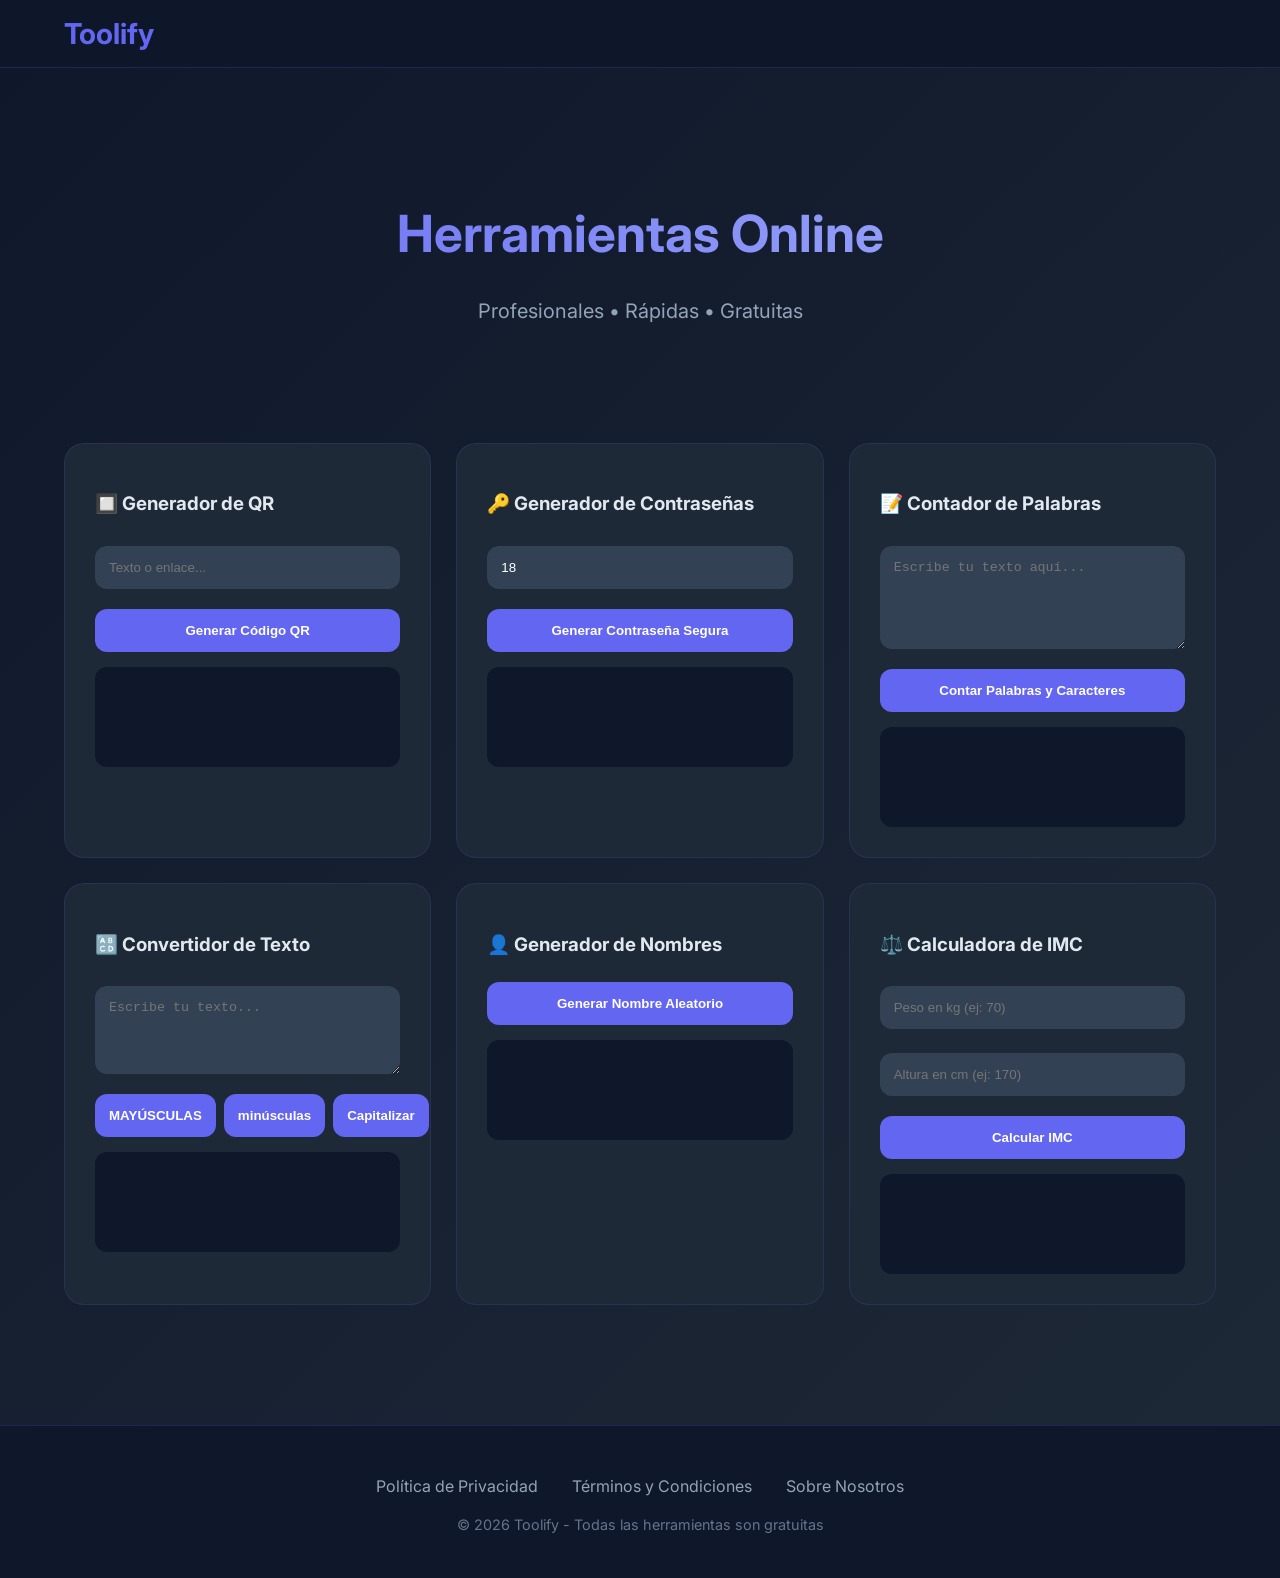
<file: templates/index.html>
<head>
  <meta charset="UTF-8">
  <meta name="viewport" content="width=device-width, initial-scale=1.0">
  <title>Toolify - Herramientas Online Gratis</title>
  
  <!-- === CÓDIGO DE ADSENSE (VERIFICACIÓN) === -->
  <script async src="https://pagead2.googlesyndication.com/pagead/js/adsbygoogle.js?client=ca-pub-4128166952276631" crossorigin="anonymous"></script>
  <!-- ========================================== -->


<!DOCTYPE html>
<html lang="es">
<head>
  <meta charset="UTF-8">
  <meta name="viewport" content="width=device-width, initial-scale=1.0">
  <title>Toolify - Herramientas Online Gratis</title>
  <link rel="stylesheet" href="https://cdnjs.cloudflare.com/ajax/libs/font-awesome/6.6.0/css/all.min.css">
  <style>
    @import url('https://fonts.googleapis.com/css2?family=Inter:wght@400;500;600;700&display=swap');
    
    body {
      font-family: 'Inter', sans-serif;
      background: linear-gradient(135deg, #0f172a, #1e2937);
      color: #e2e8f0;
      margin: 0;
      padding: 0;
      min-height: 100vh;
    }

    .navbar {
      background: rgba(15, 23, 42, 0.98);
      backdrop-filter: blur(12px);
      position: sticky;
      top: 0;
      z-index: 100;
      padding: 1rem 5%;
      display: flex;
      justify-content: space-between;
      align-items: center;
      border-bottom: 1px solid rgba(99, 102, 241, 0.2);
    }

    .logo { 
      color: #6366f1; 
      font-size: 1.8rem; 
      font-weight: 700; 
    }

    .hero {
      text-align: center;
      padding: 100px 20px 60px;
    }

    .hero h1 {
      font-size: 3.2rem;
      font-weight: 700;
      background: linear-gradient(90deg, #6366f1, #a5b4fc);
      -webkit-background-clip: text;
      -webkit-text-fill-color: transparent;
    }

    .tools-grid {
      display: grid;
      grid-template-columns: repeat(auto-fit, minmax(360px, 1fr));
      gap: 25px;
      padding: 40px 5%;
      max-width: 1400px;
      margin: 0 auto;
    }

    .tool-card {
      background: #1e2937;
      border-radius: 20px;
      padding: 30px;
      transition: all 0.4s ease;
      border: 1px solid rgba(99, 102, 241, 0.15);
    }

    .tool-card:hover {
      transform: translateY(-10px);
      box-shadow: 0 20px 40px rgba(0,0,0,0.3);
    }

    .input-field {
      width: 100%;
      padding: 14px;
      background: #334155;
      border: none;
      border-radius: 12px;
      color: white;
      margin: 12px 0;
    }

    button {
      width: 100%;
      padding: 14px;
      background: #6366f1;
      color: white;
      border: none;
      border-radius: 12px;
      font-weight: 600;
      cursor: pointer;
      margin-top: 8px;
    }

    .copy-btn {
      background: #475569;
      margin-top: 8px;
    }

    .result {
      margin-top: 15px;
      padding: 15px;
      background: #0f172a;
      border-radius: 12px;
      min-height: 70px;
    }

    footer {
      background: #0f172a;
      padding: 50px 5% 30px;
      margin-top: 80px;
      text-align: center;
      border-top: 1px solid rgba(99, 102, 241, 0.2);
    }

    .footer-links a {
      color: #94a3b8;
      margin: 0 15px;
      text-decoration: none;
    }

    .footer-links a:hover {
      color: #6366f1;
    }

    .toast {
      position: fixed;
      bottom: 30px;
      left: 50%;
      transform: translateX(-50%);
      background: #22c55e;
      color: white;
      padding: 14px 28px;
      border-radius: 9999px;
      box-shadow: 0 10px 15px rgba(0,0,0,0.4);
      display: none;
      z-index: 2000;
    }
  </style>
</head>
<body>
  <nav class="navbar">
    <div class="logo">Toolify</div>
  </nav>

  <div class="hero">
    <h1>Herramientas Online</h1>
    <p style="font-size:1.25rem; color:#94a3b8;">Profesionales • Rápidas • Gratuitas</p>
  </div>

  <div class="tools-grid">
    <!-- 1. QR -->
    <div class="tool-card">
      <h3>🔲 Generador de QR</h3>
      <input type="text" id="qr-input" class="input-field" placeholder="Texto o enlace...">
      <button onclick="generateQR()">Generar Código QR</button>
      <div id="qr-result" class="result"></div>
    </div>

    <!-- 2. Password -->
    <div class="tool-card">
      <h3>🔑 Generador de Contraseñas</h3>
      <input type="number" id="pass-length" class="input-field" value="18" min="8" max="64">
      <button onclick="generatePassword()">Generar Contraseña Segura</button>
      <div id="password-result" class="result"></div>
    </div>

    <!-- 3. Contador de Palabras -->
    <div class="tool-card">
      <h3>📝 Contador de Palabras</h3>
      <textarea id="word-count-input" class="input-field" rows="5" placeholder="Escribe tu texto aquí..."></textarea>
      <button onclick="countWords()">Contar Palabras y Caracteres</button>
      <div id="word-count-result" class="result"></div>
    </div>

    <!-- 4. Convertidor de Texto -->
    <div class="tool-card">
      <h3>🔠 Convertidor de Texto</h3>
      <textarea id="text-convert-input" class="input-field" rows="4" placeholder="Escribe tu texto..."></textarea>
      <div style="display:flex; gap:8px;">
        <button onclick="convertText('upper')">MAYÚSCULAS</button>
        <button onclick="convertText('lower')">minúsculas</button>
        <button onclick="convertText('capitalize')">Capitalizar</button>
      </div>
      <div id="text-convert-result" class="result"></div>
    </div>

    <!-- 5. Generador de Nombres -->
    <div class="tool-card">
      <h3>👤 Generador de Nombres</h3>
      <button onclick="generateName()">Generar Nombre Aleatorio</button>
      <div id="name-result" class="result"></div>
    </div>

    <!-- 6. Calculadora IMC -->
    <div class="tool-card">
      <h3>⚖️ Calculadora de IMC</h3>
      <input type="number" id="weight" class="input-field" placeholder="Peso en kg (ej: 70)">
      <input type="number" id="height" class="input-field" placeholder="Altura en cm (ej: 170)">
      <button onclick="calculateIMC()">Calcular IMC</button>
      <div id="imc-result" class="result"></div>
    </div>
  </div>

  <!-- FOOTER -->
  <footer>
    <div class="footer-links">
      <a href="/privacy">Política de Privacidad</a>
      <a href="/terms">Términos y Condiciones</a>
      <a href="/about">Sobre Nosotros</a>
    </div>
    <p style="color: #64748b; font-size: 0.9rem; margin-top: 20px;">
      © 2026 Toolify - Todas las herramientas son gratuitas
    </p>
  </footer>

  <div class="toast" id="toast">✅ Copiado al portapapeles</div>

  <script>
    function copyToClipboard(text) {
      navigator.clipboard.writeText(text).then(() => {
        const toast = document.getElementById('toast');
        toast.style.display = 'block';
        setTimeout(() => toast.style.display = 'none', 2500);
      });
    }

    async function generateQR() {
      const text = document.getElementById('qr-input').value.trim();
      if (!text) return alert("Ingresa texto o enlace");
      
      const res = await fetch('/api/qr', {
        method: 'POST',
        headers: {'Content-Type': 'application/json'},
        body: JSON.stringify({text})
      });
      const data = await res.json();
      document.getElementById('qr-result').innerHTML = 
        `<img src="${data.image}" style="max-width:240px; border-radius:12px;"><br>
         <button class="copy-btn" onclick="copyToClipboard('${text}')">📋 Copiar Enlace</button>`;
    }

    async function generatePassword() {
      const length = document.getElementById('pass-length').value;
      const res = await fetch('/api/password', {
        method: 'POST',
        headers: {'Content-Type': 'application/json'},
        body: JSON.stringify({length: parseInt(length)})
      });
      const data = await res.json();
      document.getElementById('password-result').innerHTML = 
        `<strong style="font-size:1.3rem;">${data.password}</strong><br>
         <button class="copy-btn" onclick="copyToClipboard('${data.password}')">📋 Copiar</button>`;
    }

    function countWords() {
      const text = document.getElementById('word-count-input').value.trim();
      const words = text.split(/\s+/).filter(w => w.length > 0).length;
      const chars = text.length;
      document.getElementById('word-count-result').innerHTML = 
        `<strong>${words} palabras</strong> | ${chars} caracteres`;
    }

    function convertText(type) {
      const text = document.getElementById('text-convert-input').value;
      let result = '';
      if (type === 'upper') result = text.toUpperCase();
      else if (type === 'lower') result = text.toLowerCase();
      else if (type === 'capitalize') result = text.charAt(0).toUpperCase() + text.slice(1).toLowerCase();
      
      document.getElementById('text-convert-result').innerHTML = 
        `<strong>${result}</strong><br><button class="copy-btn" onclick="copyToClipboard('${result}')">📋 Copiar</button>`;
    }

    function generateName() {
      const names = ["Lucas", "Sofía", "Mateo", "Valentina", "Diego", "Camila", "Alejandro", "Isabella", "Martín", "Emma"];
      const surnames = ["García", "Rodríguez", "López", "Martínez", "González", "Pérez", "Sánchez", "Ramírez"];
      const fullName = names[Math.floor(Math.random()*names.length)] + " " + surnames[Math.floor(Math.random()*surnames.length)];
      document.getElementById('name-result').innerHTML = `<strong>${fullName}</strong>`;
    }

    function calculateIMC() {
      const weight = parseFloat(document.getElementById('weight').value);
      const height = parseFloat(document.getElementById('height').value) / 100;
      if (!weight || !height) return alert("Ingresa peso y altura");
      
      const imc = (weight / (height * height)).toFixed(2);
      let status = imc < 18.5 ? "Bajo peso" : imc < 25 ? "Normal" : imc < 30 ? "Sobrepeso" : "Obesidad";
      
      document.getElementById('imc-result').innerHTML = `<strong>IMC: ${imc}</strong><br><span>${status}</span>`;
    }
  </script>
</body>
</html>
</file>
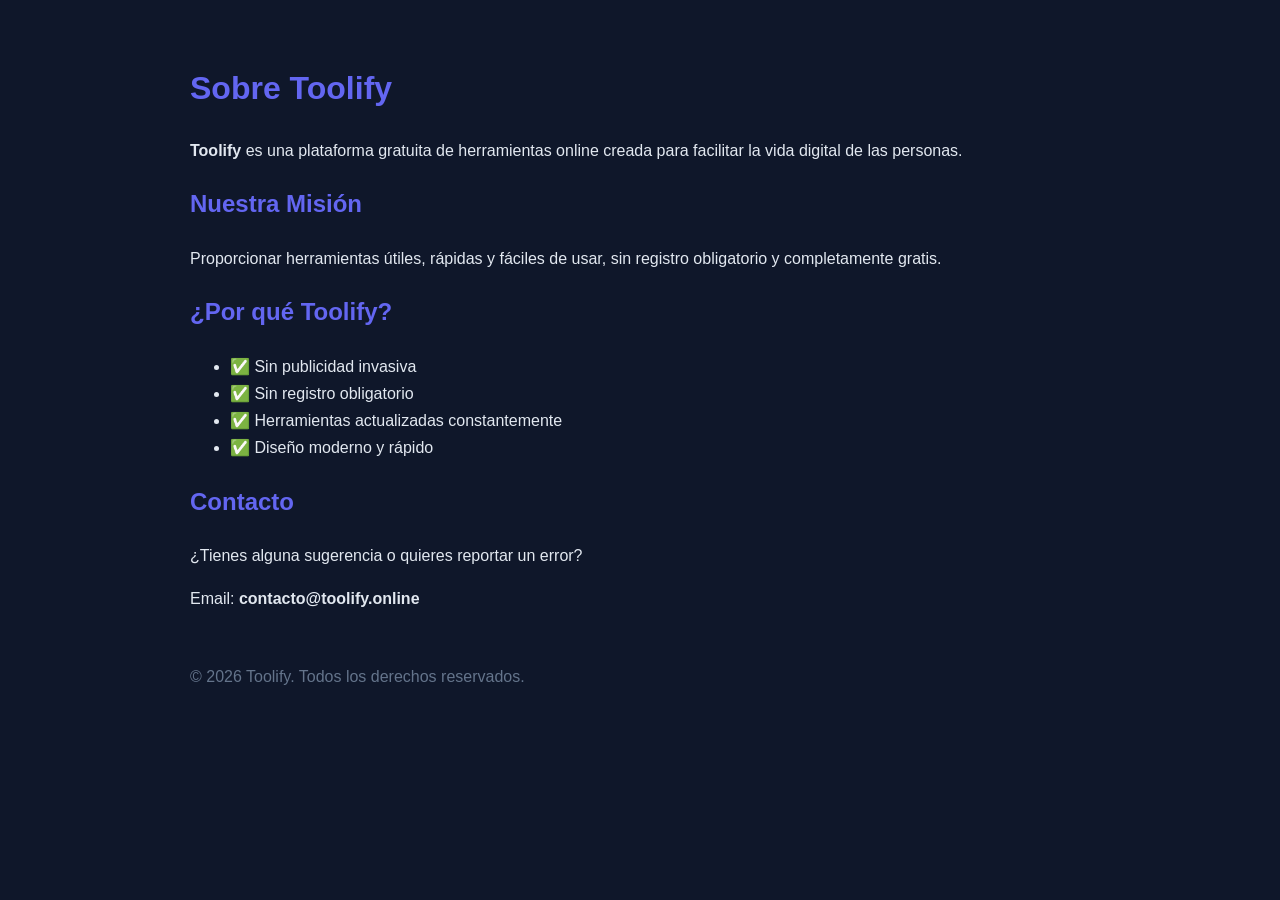
<file: templates/about.html>
<!DOCTYPE html>
<html lang="es">
<head>
  <meta charset="UTF-8">
  <meta name="viewport" content="width=device-width, initial-scale=1.0">
  <title>Sobre Nosotros - Toolify</title>
  <style>
    body { font-family: 'Inter', sans-serif; background: #0f172a; color: #e2e8f0; padding: 40px; max-width: 900px; margin: 0 auto; line-height: 1.7; }
    h1, h2 { color: #6366f1; }
  </style>
</head>
<body>
  <h1>Sobre Toolify</h1>
  
  <p><strong>Toolify</strong> es una plataforma gratuita de herramientas online creada para facilitar la vida digital de las personas.</p>

  <h2>Nuestra Misión</h2>
  <p>Proporcionar herramientas útiles, rápidas y fáciles de usar, sin registro obligatorio y completamente gratis.</p>

  <h2>¿Por qué Toolify?</h2>
  <ul>
    <li>✅ Sin publicidad invasiva</li>
    <li>✅ Sin registro obligatorio</li>
    <li>✅ Herramientas actualizadas constantemente</li>
    <li>✅ Diseño moderno y rápido</li>
  </ul>

  <h2>Contacto</h2>
  <p>¿Tienes alguna sugerencia o quieres reportar un error?</p>
  <p>Email: <strong>contacto@toolify.online</strong></p>

  <p style="margin-top: 50px; color: #64748b;">© 2026 Toolify. Todos los derechos reservados.</p>
</body>
</html>
</file>
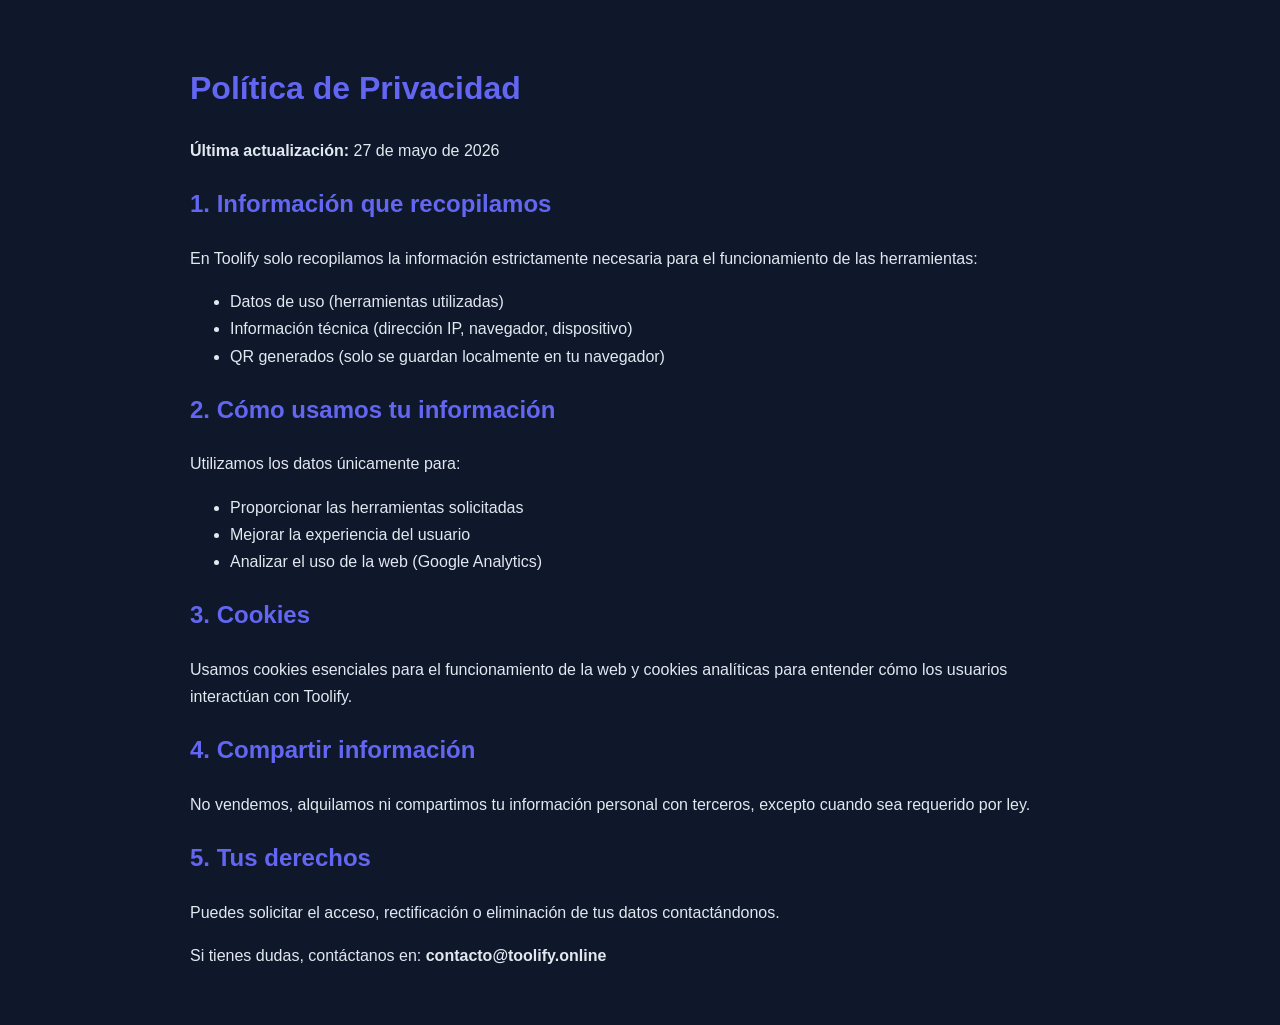
<file: templates/privacy.html>
<!DOCTYPE html>
<html lang="es">
<head>
  <meta charset="UTF-8">
  <meta name="viewport" content="width=device-width, initial-scale=1.0">
  <title>Política de Privacidad - Toolify</title>
  <style>
    body { font-family: 'Inter', sans-serif; background: #0f172a; color: #e2e8f0; padding: 40px; max-width: 900px; margin: 0 auto; line-height: 1.7; }
    h1, h2 { color: #6366f1; }
    a { color: #60a5fa; }
  </style>
</head>
<body>
  <h1>Política de Privacidad</h1>
  <p><strong>Última actualización:</strong> 27 de mayo de 2026</p>

  <h2>1. Información que recopilamos</h2>
  <p>En Toolify solo recopilamos la información estrictamente necesaria para el funcionamiento de las herramientas:</p>
  <ul>
    <li>Datos de uso (herramientas utilizadas)</li>
    <li>Información técnica (dirección IP, navegador, dispositivo)</li>
    <li>QR generados (solo se guardan localmente en tu navegador)</li>
  </ul>

  <h2>2. Cómo usamos tu información</h2>
  <p>Utilizamos los datos únicamente para:</p>
  <ul>
    <li>Proporcionar las herramientas solicitadas</li>
    <li>Mejorar la experiencia del usuario</li>
    <li>Analizar el uso de la web (Google Analytics)</li>
  </ul>

  <h2>3. Cookies</h2>
  <p>Usamos cookies esenciales para el funcionamiento de la web y cookies analíticas para entender cómo los usuarios interactúan con Toolify.</p>

  <h2>4. Compartir información</h2>
  <p>No vendemos, alquilamos ni compartimos tu información personal con terceros, excepto cuando sea requerido por ley.</p>

  <h2>5. Tus derechos</h2>
  <p>Puedes solicitar el acceso, rectificación o eliminación de tus datos contactándonos.</p>

  <p>Si tienes dudas, contáctanos en: <strong>contacto@toolify.online</strong></p>
</body>
</html>
</file>
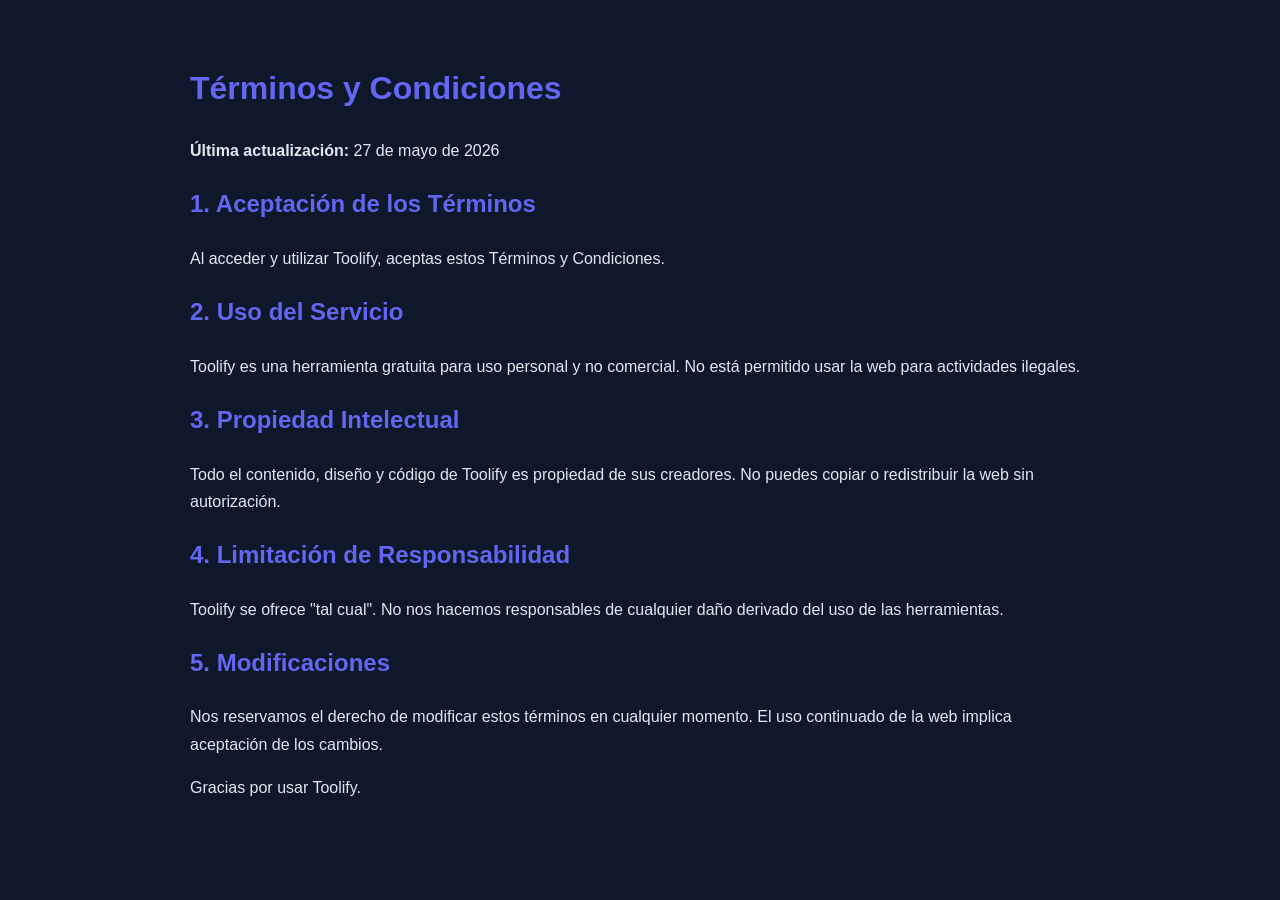
<file: templates/terms.html>
<!DOCTYPE html>
<html lang="es">
<head>
  <meta charset="UTF-8">
  <meta name="viewport" content="width=device-width, initial-scale=1.0">
  <title>Términos y Condiciones - Toolify</title>
  <style>
    body { font-family: 'Inter', sans-serif; background: #0f172a; color: #e2e8f0; padding: 40px; max-width: 900px; margin: 0 auto; line-height: 1.7; }
    h1, h2 { color: #6366f1; }
  </style>
</head>
<body>
  <h1>Términos y Condiciones</h1>
  <p><strong>Última actualización:</strong> 27 de mayo de 2026</p>

  <h2>1. Aceptación de los Términos</h2>
  <p>Al acceder y utilizar Toolify, aceptas estos Términos y Condiciones.</p>

  <h2>2. Uso del Servicio</h2>
  <p>Toolify es una herramienta gratuita para uso personal y no comercial. No está permitido usar la web para actividades ilegales.</p>

  <h2>3. Propiedad Intelectual</h2>
  <p>Todo el contenido, diseño y código de Toolify es propiedad de sus creadores. No puedes copiar o redistribuir la web sin autorización.</p>

  <h2>4. Limitación de Responsabilidad</h2>
  <p>Toolify se ofrece "tal cual". No nos hacemos responsables de cualquier daño derivado del uso de las herramientas.</p>

  <h2>5. Modificaciones</h2>
  <p>Nos reservamos el derecho de modificar estos términos en cualquier momento. El uso continuado de la web implica aceptación de los cambios.</p>

  <p>Gracias por usar Toolify.</p>
</body>
</html>
</file>
